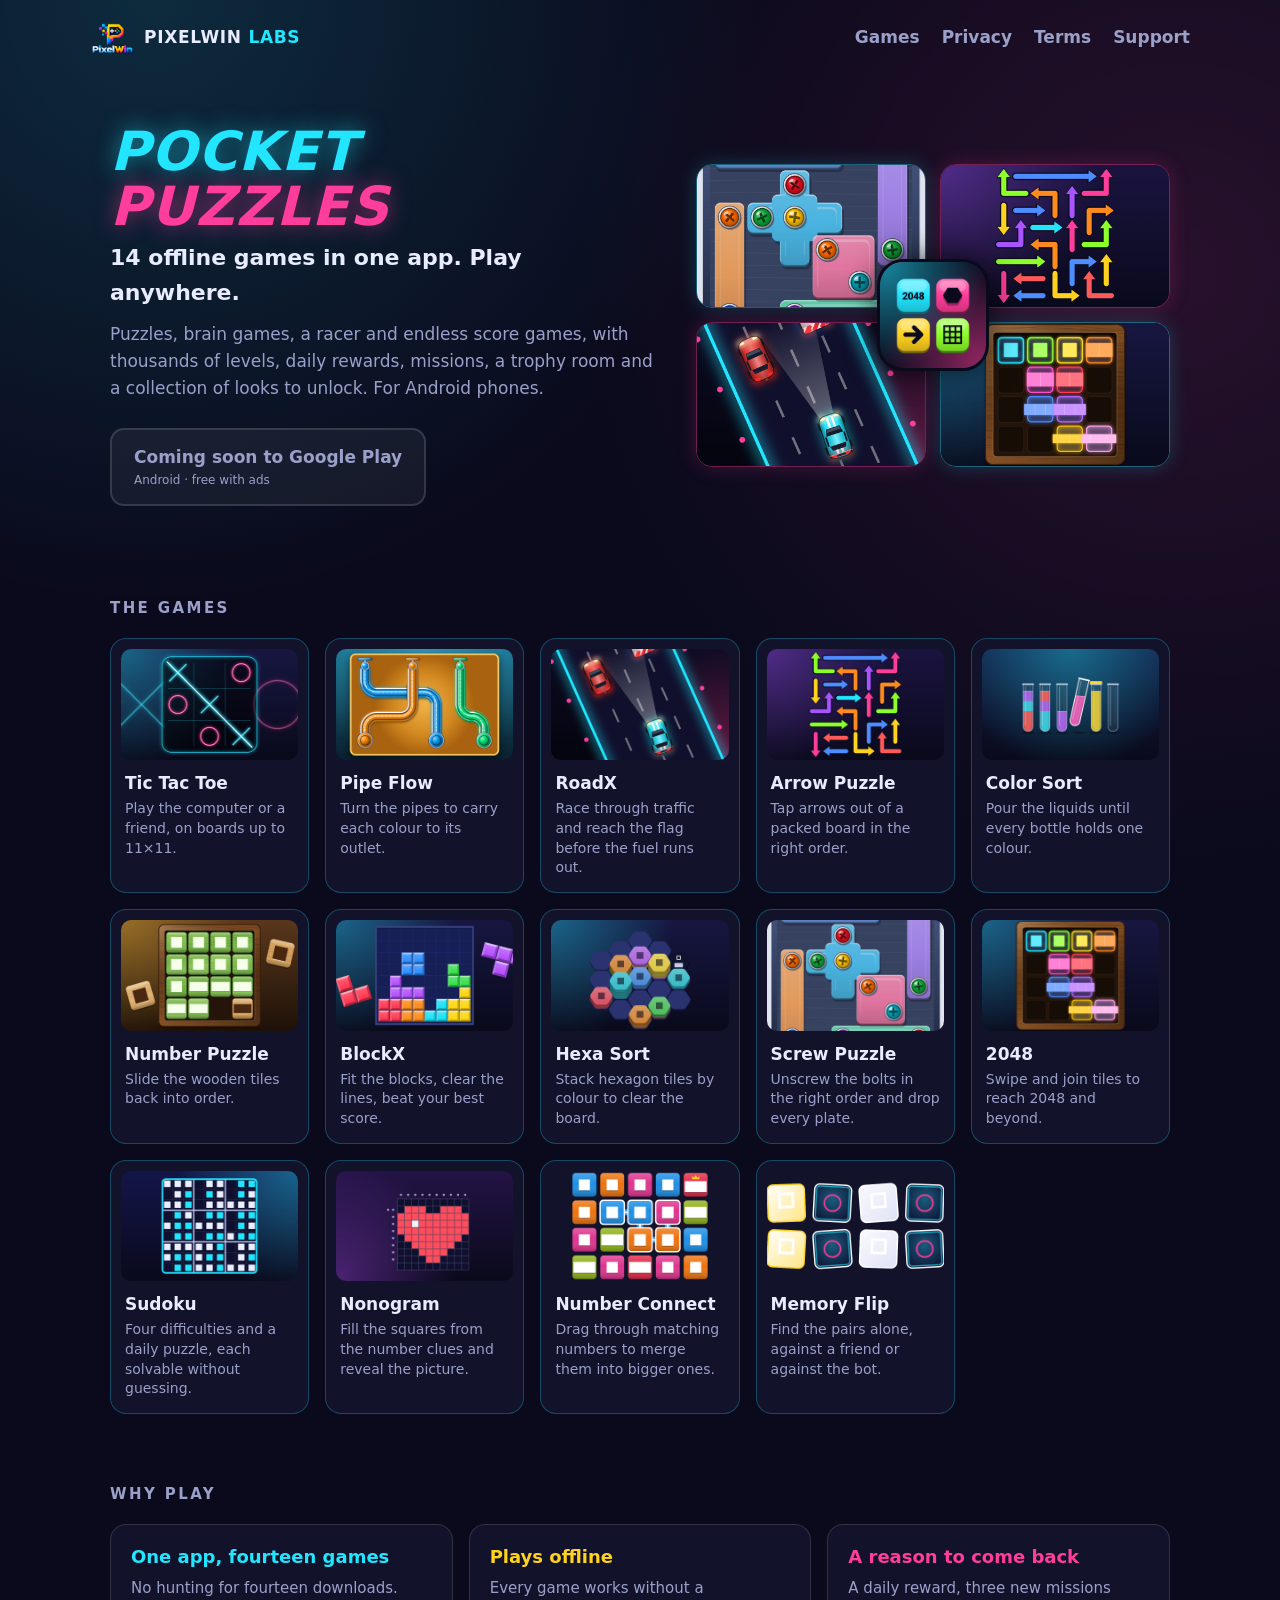
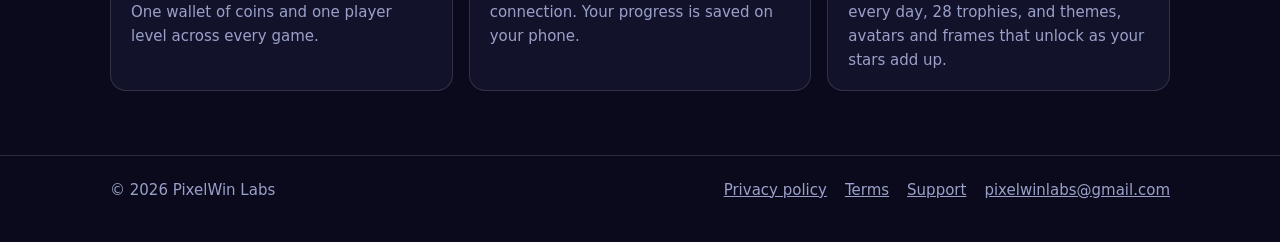
<file: index.html>
<!DOCTYPE html>
<html lang="en">
<head>
<meta charset="utf-8">
<meta name="viewport" content="width=device-width, initial-scale=1">
<title>Pocket Puzzles: Offline Games — 14 games in one app | PixelWin Labs</title>
<meta name="description" content="Pocket Puzzles puts fourteen offline games in one Android app: puzzles, brain games, a racer and endless score games, with daily rewards, trophies and a collection to unlock.">
<meta name="theme-color" content="#0a0a1c">
<link rel="icon" href="images/icon.png">
<link rel="stylesheet" href="style.css">
</head>
<body>

<header class="wrap top">
  <a class="brand" href="index.html"><img src="images/logo.png" alt=""><span>PIXELWIN <b>LABS</b></span></a>
  <nav class="nav" aria-label="Main">
    <a href="#games">Games</a>
    <a href="privacy.html">Privacy</a>
    <a href="terms.html">Terms</a>
    <a href="support.html">Support</a>
  </nav>
</header>

<main class="wrap">

  <div class="hero">
    <div>
      <h1><span class="x">POCKET</span> <span class="o">PUZZLES</span></h1>
      <p class="tag">14 offline games in one app. Play anywhere.</p>
      <p class="lead">Puzzles, brain games, a racer and endless score games, with thousands of levels, daily rewards, missions, a trophy room and a collection of looks to unlock. For Android phones.</p>
      <!-- STORE BUTTON. When the app is on Google Play, replace the next line with:
           <a class="cta" href="https://play.google.com/store/apps/details?id=com.pixelwin.arcade">▶ Get it on Google Play</a> -->
      <span class="cta soon"><span>Coming soon to Google Play<small>Android · free with ads</small></span></span>
    </div>
    <div class="heroart" aria-hidden="true">
      <img src="images/game-10.png" alt="">
      <img src="images/game-3.png" alt="">
      <img src="images/game-2.png" alt="">
      <img src="images/game-9.png" alt="">
      <img class="icon" src="images/icon.png" alt="">
    </div>
  </div>

  <!-- SCREENSHOTS. Put five phone screenshots into images/ as shot-1.png … shot-5.png, then remove this comment's
       two marker lines so the section shows.
  <section>
    <h2>Screenshots</h2>
    <div class="shots">
      <img src="images/shot-1.png" alt="The hub with all fourteen games">
      <img src="images/shot-2.png" alt="Screw Puzzle">
      <img src="images/shot-3.png" alt="Arrow Puzzle">
      <img src="images/shot-4.png" alt="RoadX">
      <img src="images/shot-5.png" alt="2048">
    </div>
  </section>
  -->

  <section id="games">
    <h2>The games</h2>
    <div class="games">
      <div class="game"><img src="images/game-0.png" alt="Tic Tac Toe"><h3>Tic Tac Toe</h3><p>Play the computer or a friend, on boards up to 11×11.</p></div>
      <div class="game"><img src="images/game-1.png" alt="Pipe Flow"><h3>Pipe Flow</h3><p>Turn the pipes to carry each colour to its outlet.</p></div>
      <div class="game"><img src="images/game-2.png" alt="RoadX"><h3>RoadX</h3><p>Race through traffic and reach the flag before the fuel runs out.</p></div>
      <div class="game"><img src="images/game-3.png" alt="Arrow Puzzle"><h3>Arrow Puzzle</h3><p>Tap arrows out of a packed board in the right order.</p></div>
      <div class="game"><img src="images/game-4.png" alt="Color Sort"><h3>Color Sort</h3><p>Pour the liquids until every bottle holds one colour.</p></div>
      <div class="game"><img src="images/game-5.png" alt="Number Puzzle"><h3>Number Puzzle</h3><p>Slide the wooden tiles back into order.</p></div>
      <div class="game"><img src="images/game-6.png" alt="BlockX"><h3>BlockX</h3><p>Fit the blocks, clear the lines, beat your best score.</p></div>
      <div class="game"><img src="images/game-7.png" alt="Hexa Sort"><h3>Hexa Sort</h3><p>Stack hexagon tiles by colour to clear the board.</p></div>
      <div class="game"><img src="images/game-10.png" alt="Screw Puzzle"><h3>Screw Puzzle</h3><p>Unscrew the bolts in the right order and drop every plate.</p></div>
      <div class="game"><img src="images/game-9.png" alt="2048"><h3>2048</h3><p>Swipe and join tiles to reach 2048 and beyond.</p></div>
      <div class="game"><img src="images/game-11.png" alt="Sudoku"><h3>Sudoku</h3><p>Four difficulties and a daily puzzle, each solvable without guessing.</p></div>
      <div class="game"><img src="images/game-12.png" alt="Nonogram"><h3>Nonogram</h3><p>Fill the squares from the number clues and reveal the picture.</p></div>
      <div class="game"><img src="images/game-13.png" alt="Number Connect"><h3>Number Connect</h3><p>Drag through matching numbers to merge them into bigger ones.</p></div>
      <div class="game"><img src="images/game-14.png" alt="Memory Flip"><h3>Memory Flip</h3><p>Find the pairs alone, against a friend or against the bot.</p></div>
    </div>
  </section>

  <section>
    <h2>Why play</h2>
    <div class="why">
      <div><h3>One app, fourteen games</h3><p>No hunting for fourteen downloads. One wallet of coins and one player level across every game.</p></div>
      <div><h3>Plays offline</h3><p>Every game works without a connection. Your progress is saved on your phone.</p></div>
      <div><h3>A reason to come back</h3><p>A daily reward, three new missions every day, 28 trophies, and themes, avatars and frames that unlock as your stars add up.</p></div>
    </div>
  </section>

</main>

<footer>
  <div class="wrap">
    <span>© 2026 PixelWin Labs</span>
    <span><a href="privacy.html">Privacy policy</a><a href="terms.html">Terms</a><a href="support.html">Support</a><a href="mailto:pixelwinlabs@gmail.com">pixelwinlabs@gmail.com</a></span>
  </div>
</footer>

</body>
</html>
</file>
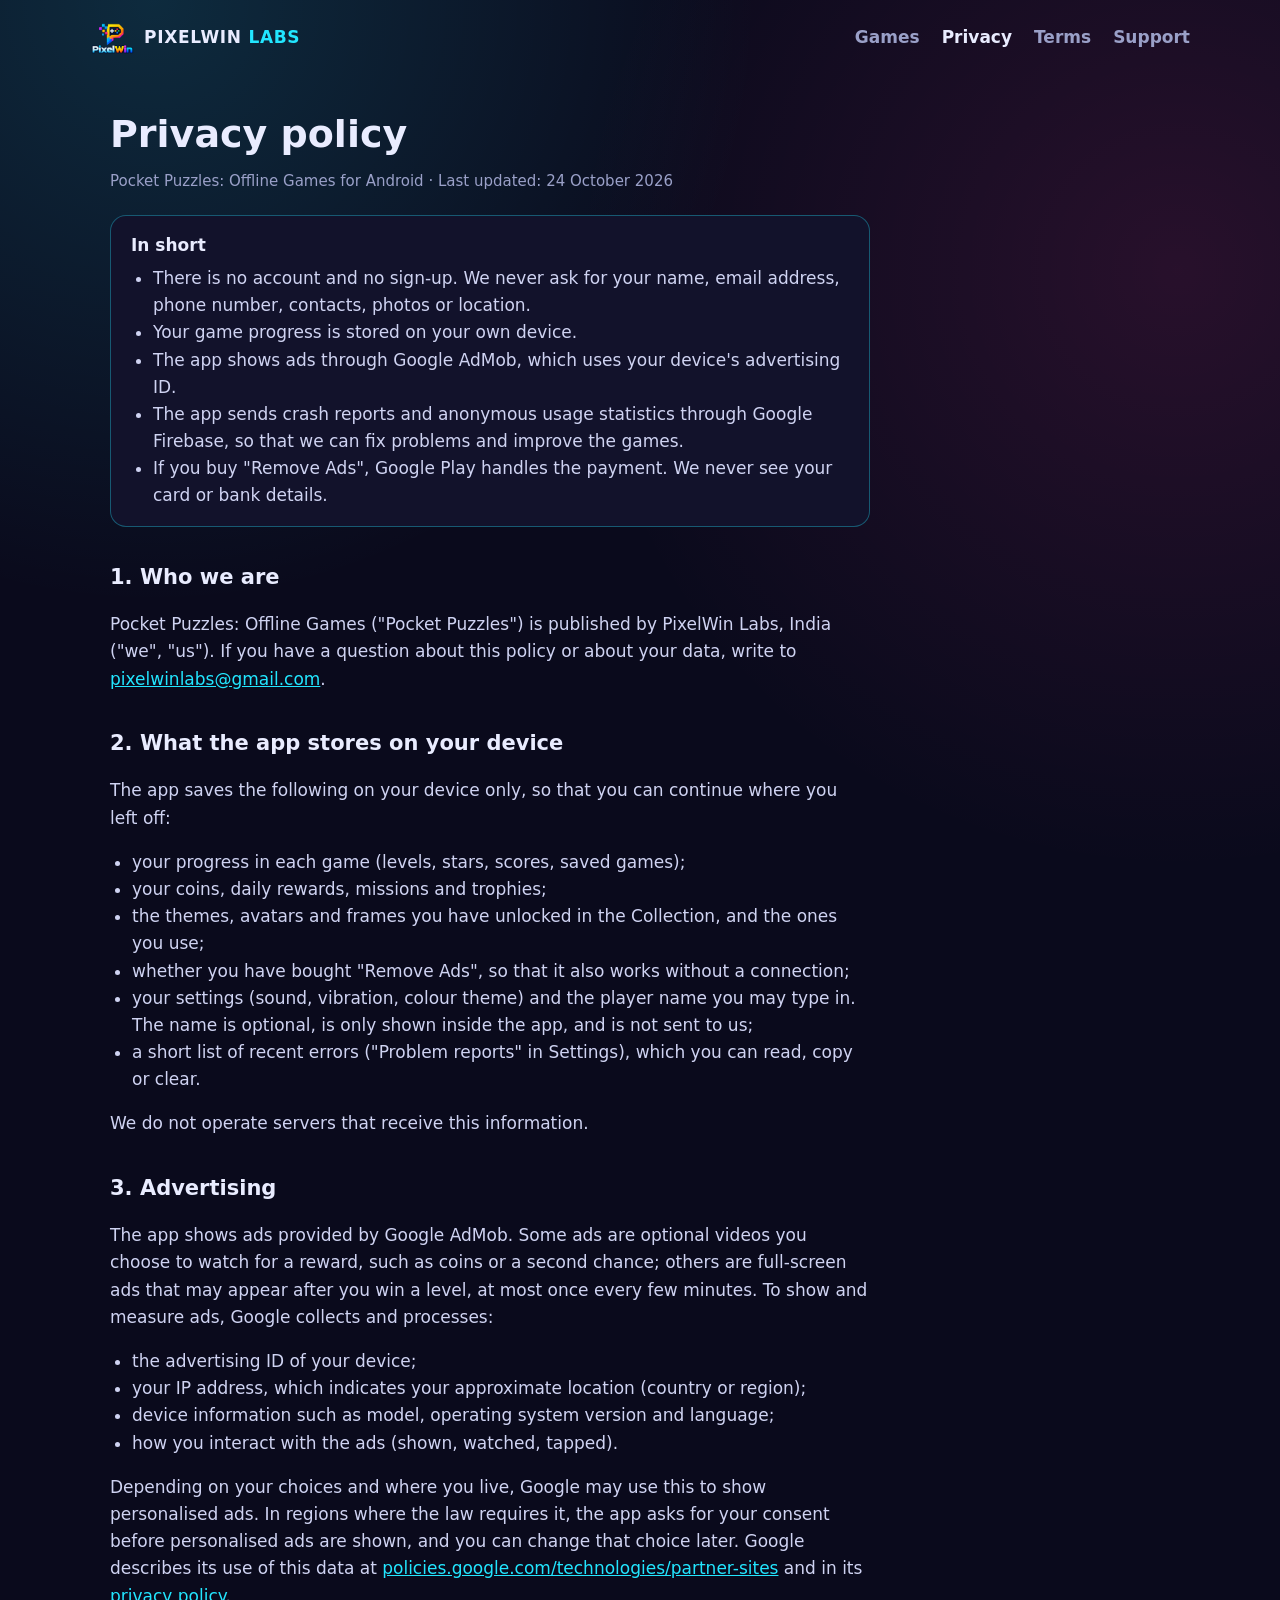
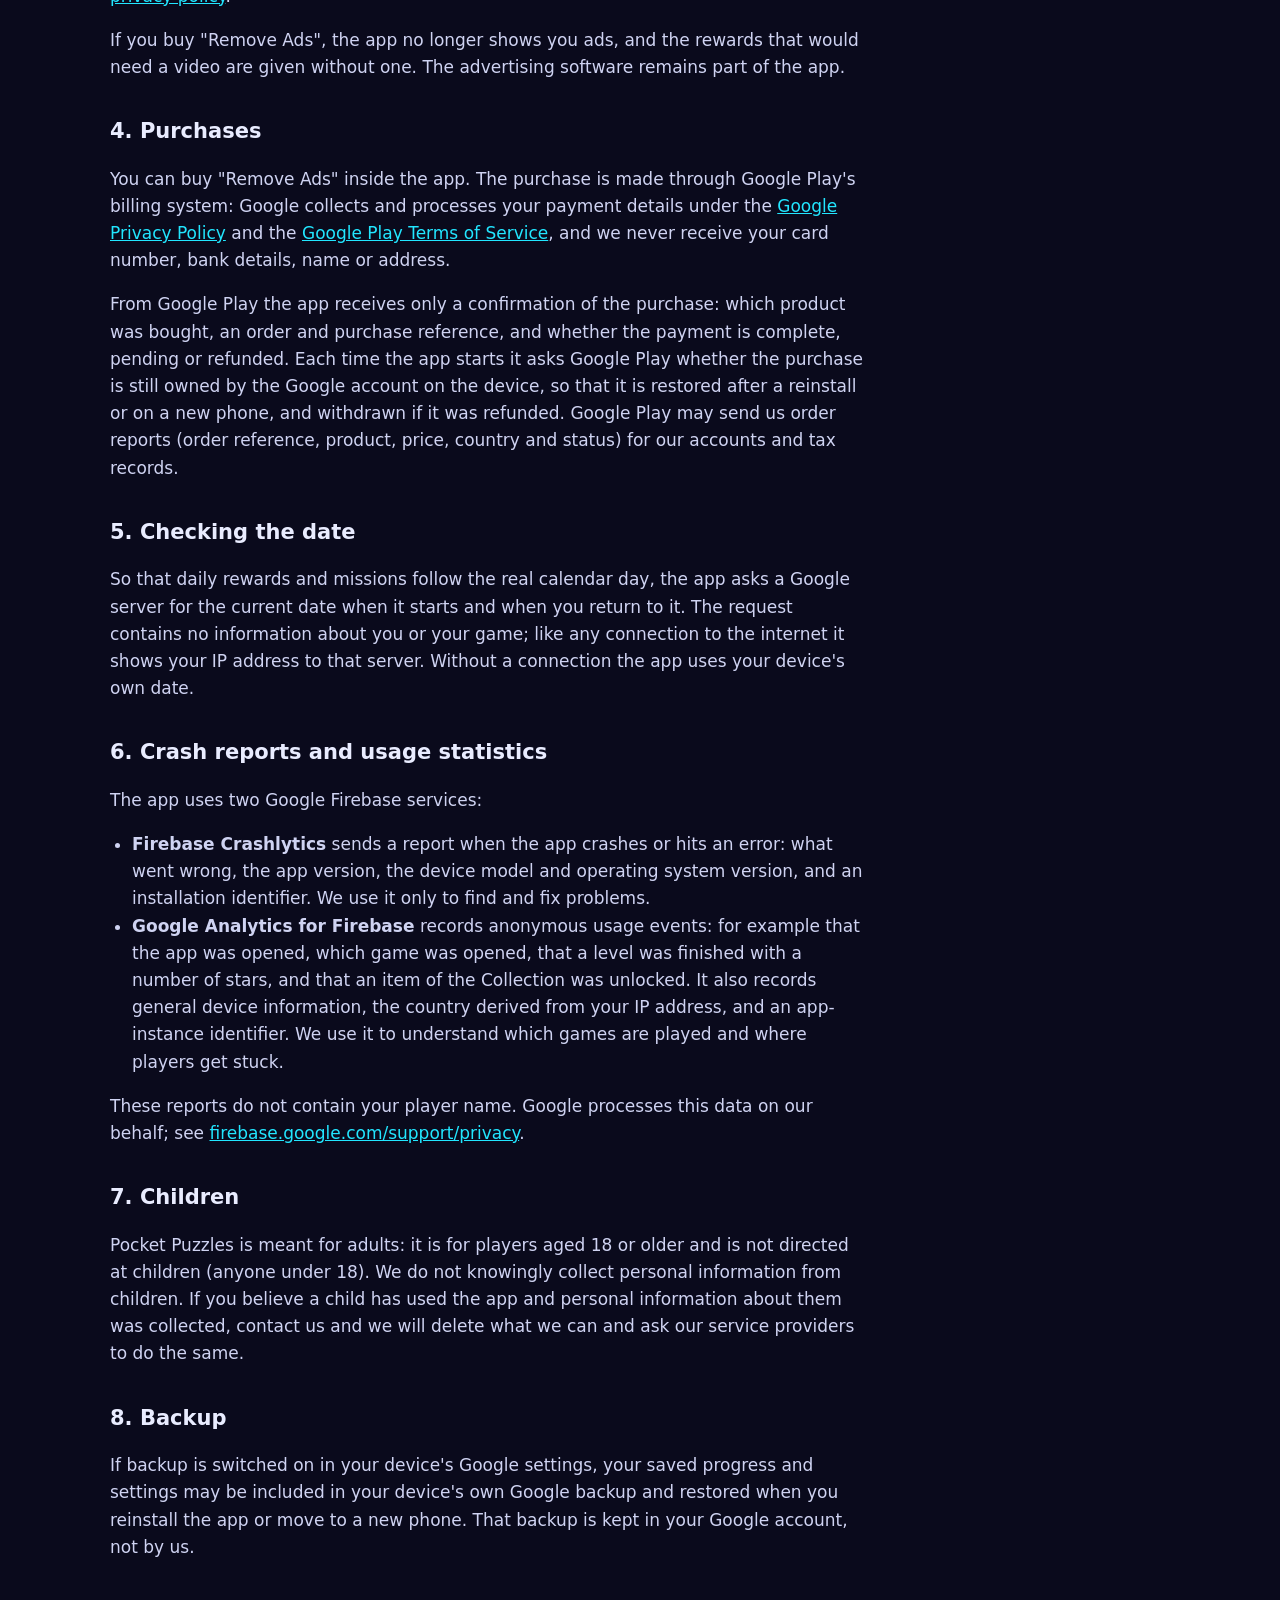
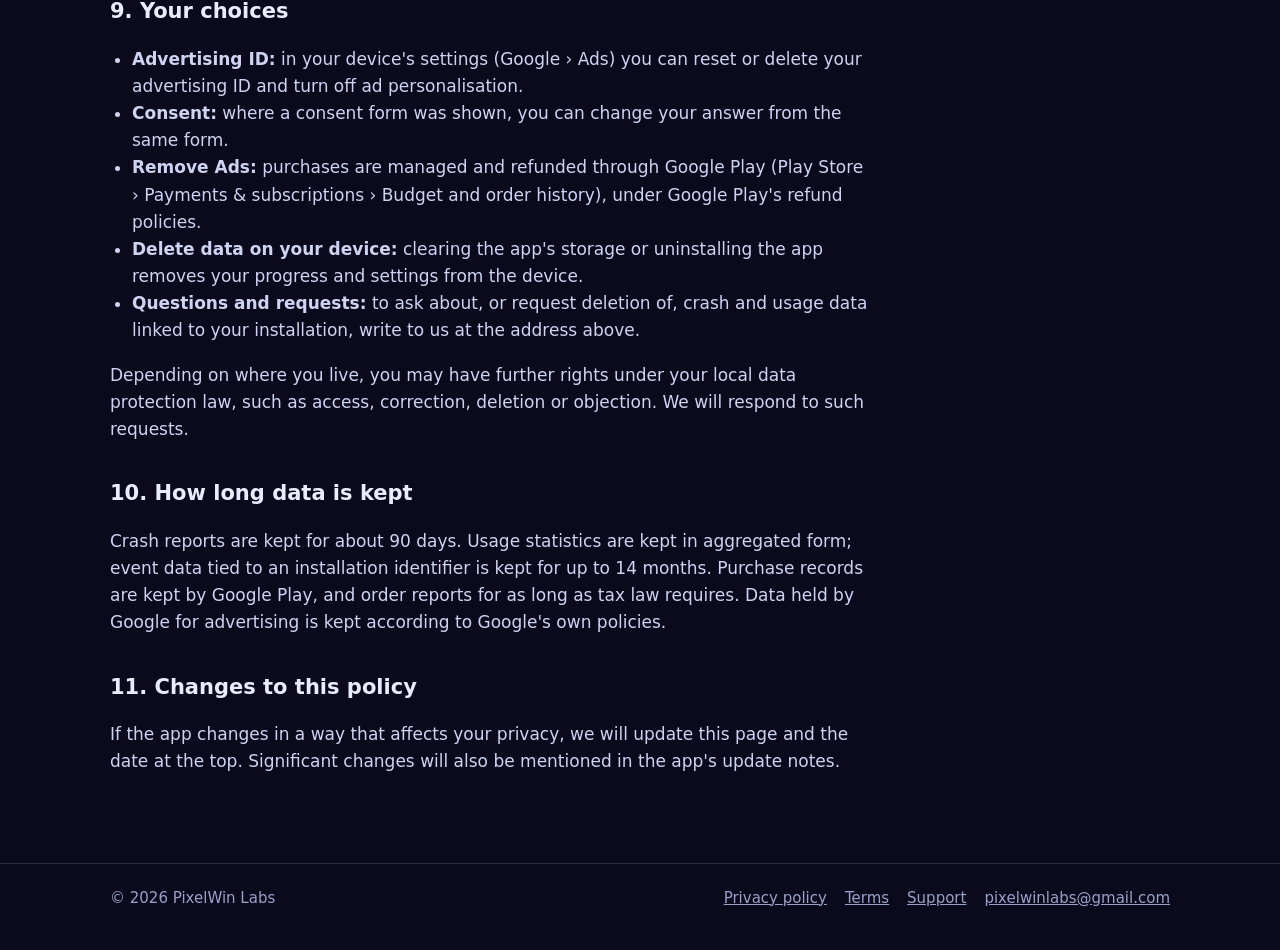
<file: privacy.html>
<!DOCTYPE html>
<html lang="en">
<head>
<meta charset="utf-8">
<meta name="viewport" content="width=device-width, initial-scale=1">
<title>Privacy policy — Pocket Puzzles: Offline Games | PixelWin Labs</title>
<meta name="description" content="What Pocket Puzzles stores, what its advertising and diagnostics partners collect, and the choices you have.">
<meta name="theme-color" content="#0a0a1c">
<link rel="icon" href="images/icon.png">
<link rel="stylesheet" href="style.css">
</head>
<body>

<header class="wrap top">
  <a class="brand" href="index.html"><img src="images/logo.png" alt=""><span>PIXELWIN <b>LABS</b></span></a>
  <nav class="nav" aria-label="Main">
    <a href="index.html#games">Games</a>
    <a href="privacy.html" aria-current="page">Privacy</a>
    <a href="terms.html">Terms</a>
    <a href="support.html">Support</a>
  </nav>
</header>

<main class="wrap">
<div class="doc">

  <h1>Privacy policy</h1>
  <p class="date">Pocket Puzzles: Offline Games for Android · Last updated: 24 October 2026</p>

  <div class="box">
    <p>In short</p>
    <ul>
      <li>There is no account and no sign-up. We never ask for your name, email address, phone number, contacts, photos or location.</li>
      <li>Your game progress is stored on your own device.</li>
      <li>The app shows ads through Google AdMob, which uses your device's advertising ID.</li>
      <li>The app sends crash reports and anonymous usage statistics through Google Firebase, so that we can fix problems and improve the games.</li>
      <li>If you buy "Remove Ads", Google Play handles the payment. We never see your card or bank details.</li>
    </ul>
  </div>

  <h2>1. Who we are</h2>
  <p>Pocket Puzzles: Offline Games ("Pocket Puzzles") is published by PixelWin Labs, India ("we", "us"). If you have a question about this policy or about your data, write to <a href="mailto:pixelwinlabs@gmail.com">pixelwinlabs@gmail.com</a>.</p>

  <h2>2. What the app stores on your device</h2>
  <p>The app saves the following on your device only, so that you can continue where you left off:</p>
  <ul>
    <li>your progress in each game (levels, stars, scores, saved games);</li>
    <li>your coins, daily rewards, missions and trophies;</li>
    <li>the themes, avatars and frames you have unlocked in the Collection, and the ones you use;</li>
    <li>whether you have bought "Remove Ads", so that it also works without a connection;</li>
    <li>your settings (sound, vibration, colour theme) and the player name you may type in. The name is optional, is only shown inside the app, and is not sent to us;</li>
    <li>a short list of recent errors ("Problem reports" in Settings), which you can read, copy or clear.</li>
  </ul>
  <p>We do not operate servers that receive this information.</p>

  <h2>3. Advertising</h2>
  <p>The app shows ads provided by Google AdMob. Some ads are optional videos you choose to watch for a reward, such as coins or a second chance; others are full-screen ads that may appear after you win a level, at most once every few minutes. To show and measure ads, Google collects and processes:</p>
  <ul>
    <li>the advertising ID of your device;</li>
    <li>your IP address, which indicates your approximate location (country or region);</li>
    <li>device information such as model, operating system version and language;</li>
    <li>how you interact with the ads (shown, watched, tapped).</li>
  </ul>
  <p>Depending on your choices and where you live, Google may use this to show personalised ads. In regions where the law requires it, the app asks for your consent before personalised ads are shown, and you can change that choice later. Google describes its use of this data at <a href="https://policies.google.com/technologies/partner-sites">policies.google.com/technologies/partner-sites</a> and in its <a href="https://policies.google.com/privacy">privacy policy</a>.</p>
  <p>If you buy "Remove Ads", the app no longer shows you ads, and the rewards that would need a video are given without one. The advertising software remains part of the app.</p>

  <h2>4. Purchases</h2>
  <p>You can buy "Remove Ads" inside the app. The purchase is made through Google Play's billing system: Google collects and processes your payment details under the <a href="https://policies.google.com/privacy">Google Privacy Policy</a> and the <a href="https://play.google.com/about/play-terms/">Google Play Terms of Service</a>, and we never receive your card number, bank details, name or address.</p>
  <p>From Google Play the app receives only a confirmation of the purchase: which product was bought, an order and purchase reference, and whether the payment is complete, pending or refunded. Each time the app starts it asks Google Play whether the purchase is still owned by the Google account on the device, so that it is restored after a reinstall or on a new phone, and withdrawn if it was refunded. Google Play may send us order reports (order reference, product, price, country and status) for our accounts and tax records.</p>

  <h2>5. Checking the date</h2>
  <p>So that daily rewards and missions follow the real calendar day, the app asks a Google server for the current date when it starts and when you return to it. The request contains no information about you or your game; like any connection to the internet it shows your IP address to that server. Without a connection the app uses your device's own date.</p>

  <h2>6. Crash reports and usage statistics</h2>
  <p>The app uses two Google Firebase services:</p>
  <ul>
    <li><b>Firebase Crashlytics</b> sends a report when the app crashes or hits an error: what went wrong, the app version, the device model and operating system version, and an installation identifier. We use it only to find and fix problems.</li>
    <li><b>Google Analytics for Firebase</b> records anonymous usage events: for example that the app was opened, which game was opened, that a level was finished with a number of stars, and that an item of the Collection was unlocked. It also records general device information, the country derived from your IP address, and an app-instance identifier. We use it to understand which games are played and where players get stuck.</li>
  </ul>
  <p>These reports do not contain your player name. Google processes this data on our behalf; see <a href="https://firebase.google.com/support/privacy">firebase.google.com/support/privacy</a>.</p>

  <h2>7. Children</h2>
  <p>Pocket Puzzles is meant for adults: it is for players aged 18 or older and is not directed at children (anyone under 18). We do not knowingly collect personal information from children. If you believe a child has used the app and personal information about them was collected, contact us and we will delete what we can and ask our service providers to do the same.</p>

  <h2>8. Backup</h2>
  <p>If backup is switched on in your device's Google settings, your saved progress and settings may be included in your device's own Google backup and restored when you reinstall the app or move to a new phone. That backup is kept in your Google account, not by us.</p>

  <h2>9. Your choices</h2>
  <ul>
    <li><b>Advertising ID:</b> in your device's settings (Google › Ads) you can reset or delete your advertising ID and turn off ad personalisation.</li>
    <li><b>Consent:</b> where a consent form was shown, you can change your answer from the same form.</li>
    <li><b>Remove Ads:</b> purchases are managed and refunded through Google Play (Play Store › Payments &amp; subscriptions › Budget and order history), under Google Play's refund policies.</li>
    <li><b>Delete data on your device:</b> clearing the app's storage or uninstalling the app removes your progress and settings from the device.</li>
    <li><b>Questions and requests:</b> to ask about, or request deletion of, crash and usage data linked to your installation, write to us at the address above.</li>
  </ul>
  <p>Depending on where you live, you may have further rights under your local data protection law, such as access, correction, deletion or objection. We will respond to such requests.</p>

  <h2>10. How long data is kept</h2>
  <p>Crash reports are kept for about 90 days. Usage statistics are kept in aggregated form; event data tied to an installation identifier is kept for up to 14 months. Purchase records are kept by Google Play, and order reports for as long as tax law requires. Data held by Google for advertising is kept according to Google's own policies.</p>

  <h2>11. Changes to this policy</h2>
  <p>If the app changes in a way that affects your privacy, we will update this page and the date at the top. Significant changes will also be mentioned in the app's update notes.</p>

</div>
</main>

<footer>
  <div class="wrap">
    <span>© 2026 PixelWin Labs</span>
    <span><a href="privacy.html">Privacy policy</a><a href="terms.html">Terms</a><a href="support.html">Support</a><a href="mailto:pixelwinlabs@gmail.com">pixelwinlabs@gmail.com</a></span>
  </div>
</footer>

</body>
</html>
</file>
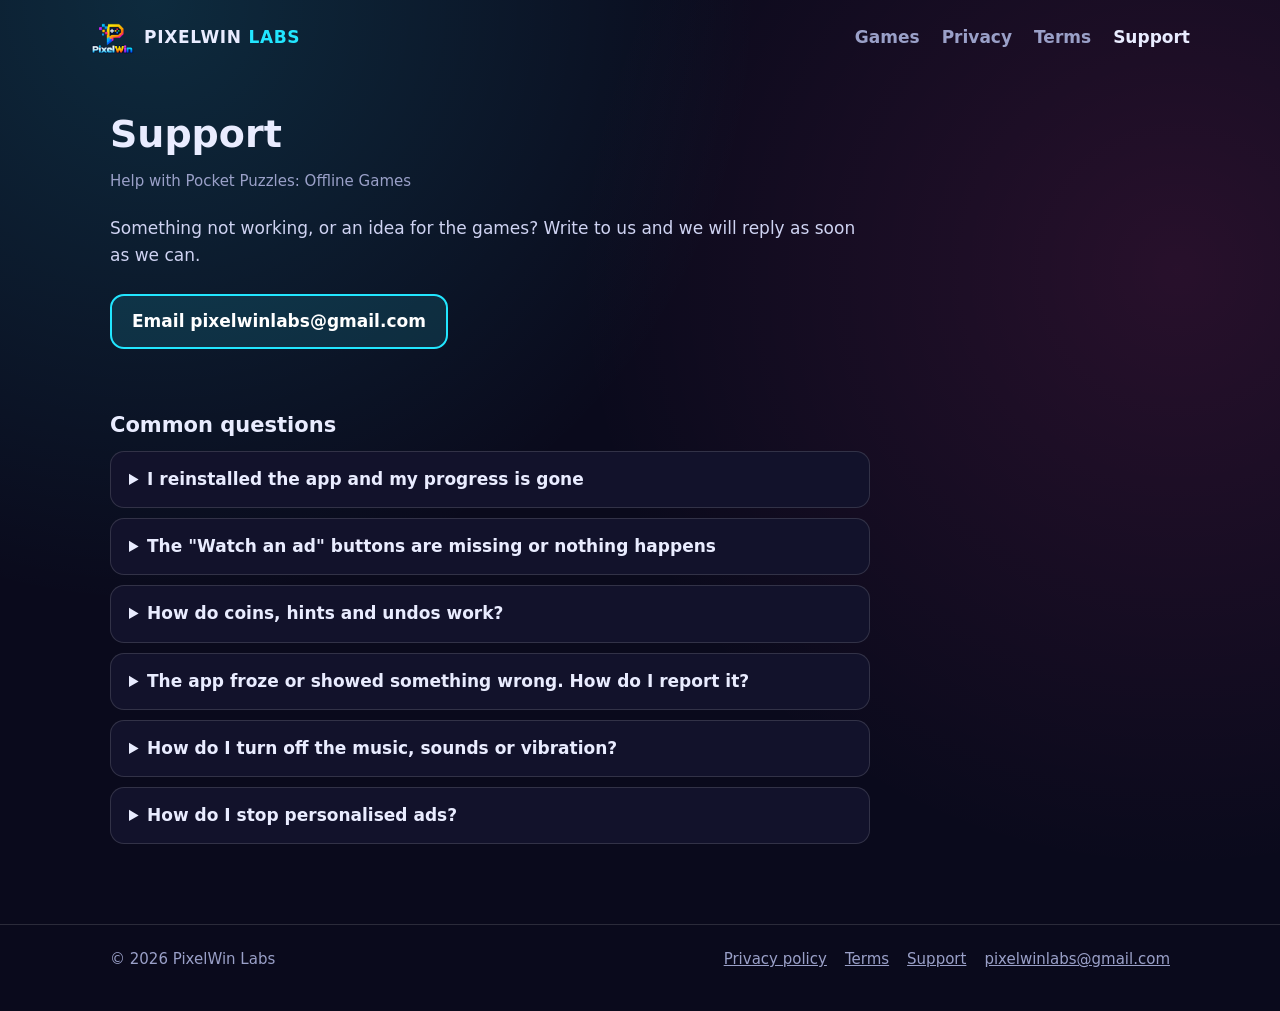
<file: support.html>
<!DOCTYPE html>
<html lang="en">
<head>
<meta charset="utf-8">
<meta name="viewport" content="width=device-width, initial-scale=1">
<title>Support — Pocket Puzzles: Offline Games | PixelWin Labs</title>
<meta name="description" content="Help with Pocket Puzzles: progress, ads, coins and hints, and how to report a problem.">
<meta name="theme-color" content="#0a0a1c">
<link rel="icon" href="images/icon.png">
<link rel="stylesheet" href="style.css">
</head>
<body>

<header class="wrap top">
  <a class="brand" href="index.html"><img src="images/logo.png" alt=""><span>PIXELWIN <b>LABS</b></span></a>
  <nav class="nav" aria-label="Main">
    <a href="index.html#games">Games</a>
    <a href="privacy.html">Privacy</a>
    <a href="terms.html">Terms</a>
    <a href="support.html" aria-current="page">Support</a>
  </nav>
</header>

<main class="wrap">
<div class="doc">

  <h1>Support</h1>
  <p class="date">Help with Pocket Puzzles: Offline Games</p>

  <p>Something not working, or an idea for the games? Write to us and we will reply as soon as we can.</p>
  <a class="mail" href="mailto:pixelwinlabs@gmail.com?subject=Pocket%20Puzzles">Email pixelwinlabs@gmail.com</a>

  <h2>Common questions</h2>

  <details>
    <summary>I reinstalled the app and my progress is gone</summary>
    <p>Progress is saved on your phone, not in an account. It comes back after a reinstall only if backup is switched on in your phone's Google settings and a backup had been made before the app was removed. Android makes these backups about once a day, on Wi-Fi while charging.</p>
  </details>

  <details>
    <summary>The "Watch an ad" buttons are missing or nothing happens</summary>
    <p>Ads need an internet connection. Without one the app hides the ad offers and everything else keeps working. If you are online and still see no offers, wait a minute: an ad may not be available right away. Extra chances can also be bought with coins.</p>
  </details>

  <details>
    <summary>How do coins, hints and undos work?</summary>
    <p>You earn coins by finishing levels and games, from the daily reward, the daily missions and trophies. A hint costs 25 coins, with at most three hints per level. Each game gives three free undos; further ones cost 40 coins. A second chance after failing costs 150 coins or one watched ad.</p>
  </details>

  <details>
    <summary>The app froze or showed something wrong. How do I report it?</summary>
    <p>Open Settings, scroll to About and tap Problem reports. Tap Copy all, paste the text into an email to us, and add a line about what you were doing. That text tells us exactly what went wrong.</p>
  </details>

  <details>
    <summary>How do I turn off the music, sounds or vibration?</summary>
    <p>Open Settings from the gear icon on the main page. Music, sound effects and vibration each have their own switch, and there is a master volume.</p>
  </details>

  <details>
    <summary>How do I stop personalised ads?</summary>
    <p>In your phone's settings open Google, then Ads, and turn off ad personalisation or delete your advertising ID. See our <a href="privacy.html">privacy policy</a> for details.</p>
  </details>

</div>
</main>

<footer>
  <div class="wrap">
    <span>© 2026 PixelWin Labs</span>
    <span><a href="privacy.html">Privacy policy</a><a href="terms.html">Terms</a><a href="support.html">Support</a><a href="mailto:pixelwinlabs@gmail.com">pixelwinlabs@gmail.com</a></span>
  </div>
</footer>

</body>
</html>
</file>
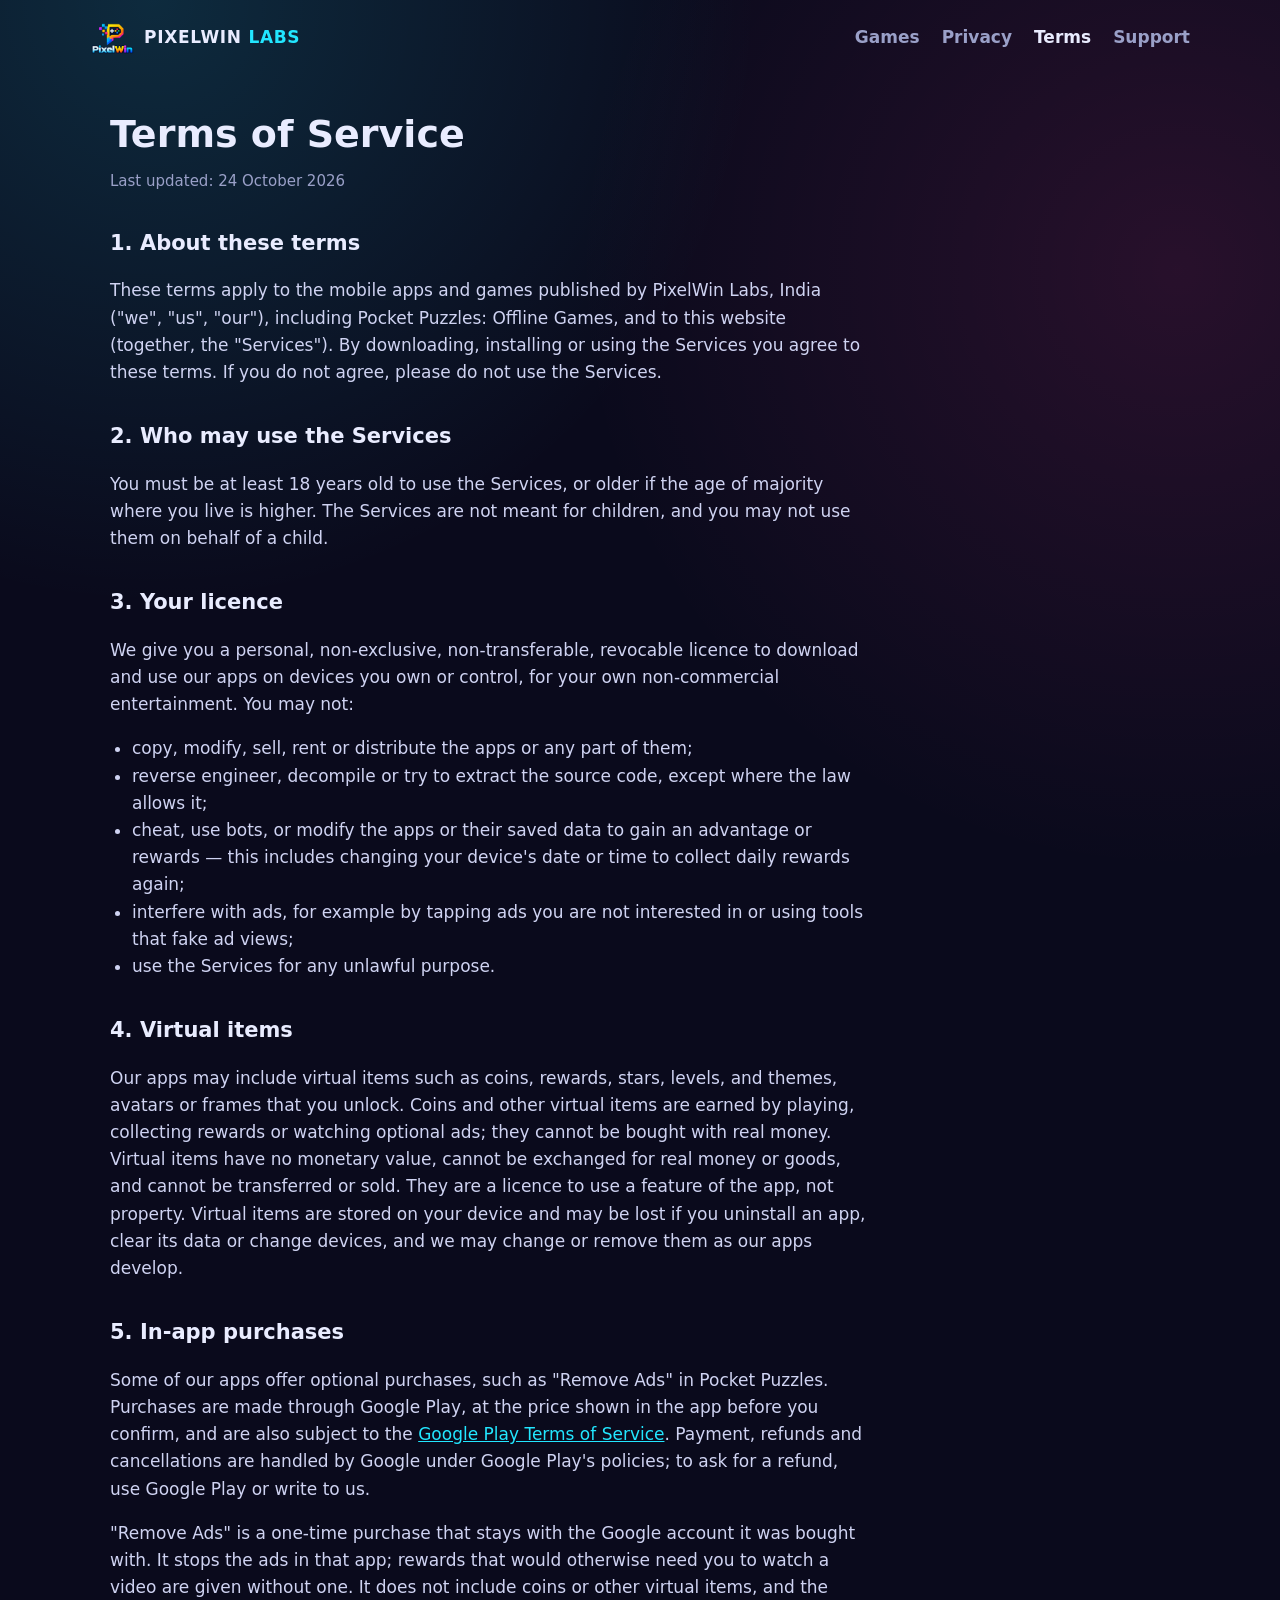
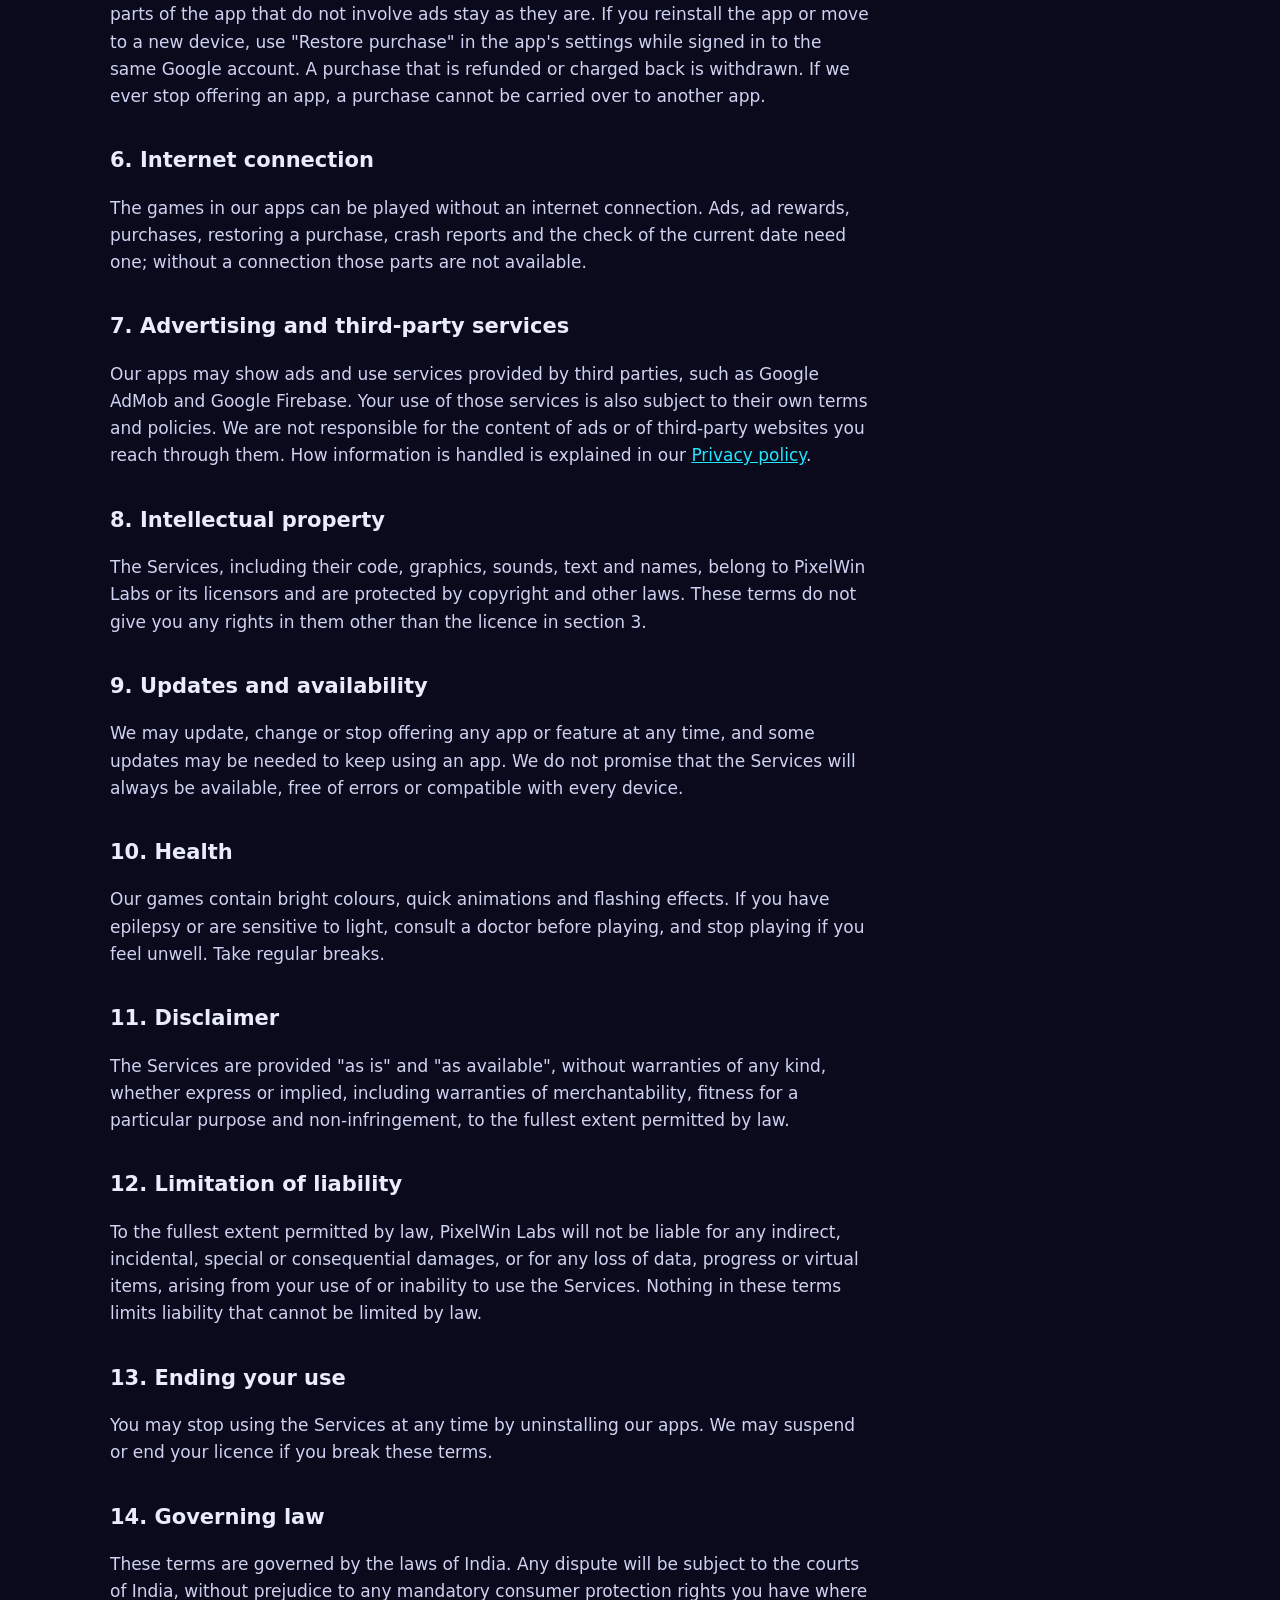
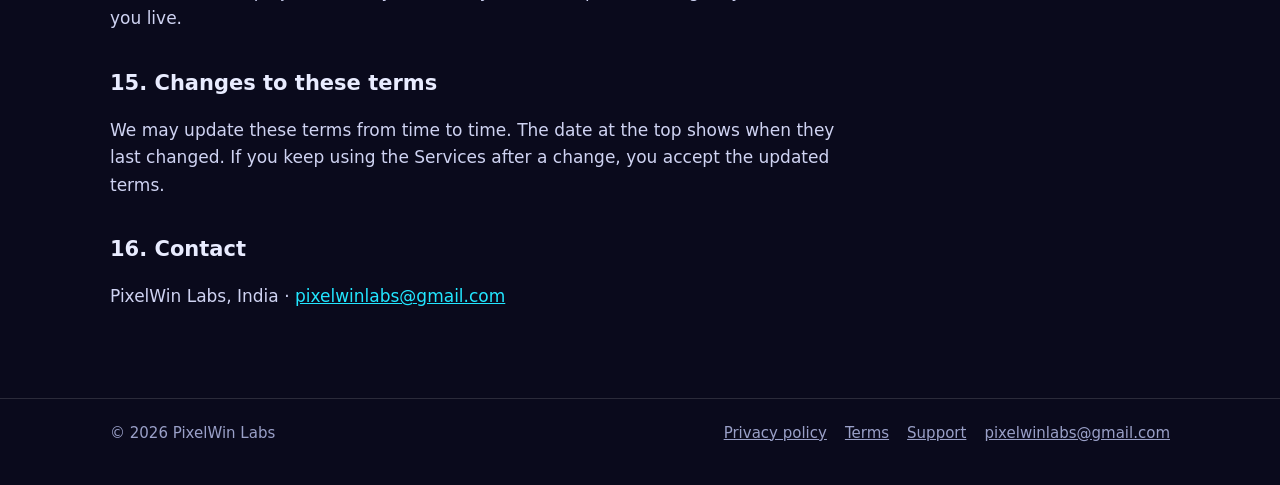
<file: terms.html>
<!DOCTYPE html>
<html lang="en">
<head>
<meta charset="utf-8">
<meta name="viewport" content="width=device-width, initial-scale=1">
<title>Terms of service — Pocket Puzzles: Offline Games | PixelWin Labs</title>
<meta name="description" content="The terms for using Pocket Puzzles and the other apps of PixelWin Labs: your licence, virtual items, the Remove Ads purchase, ads and fair play.">
<meta name="theme-color" content="#0a0a1c">
<link rel="icon" href="images/icon.png">
<link rel="stylesheet" href="style.css">
</head>
<body>

<header class="wrap top">
  <a class="brand" href="index.html"><img src="images/logo.png" alt=""><span>PIXELWIN <b>LABS</b></span></a>
  <nav class="nav" aria-label="Main">
    <a href="index.html#games">Games</a>
    <a href="privacy.html">Privacy</a>
    <a href="terms.html" aria-current="page">Terms</a>
    <a href="support.html">Support</a>
  </nav>
</header>

<main class="wrap">
<div class="doc">

  <h1>Terms of Service</h1>
  <p class="date">Last updated: 24 October 2026</p>

  <h2>1. About these terms</h2>
  <p>These terms apply to the mobile apps and games published by PixelWin Labs, India ("we", "us", "our"), including Pocket Puzzles: Offline Games, and to this website (together, the "Services"). By downloading, installing or using the Services you agree to these terms. If you do not agree, please do not use the Services.</p>

  <h2>2. Who may use the Services</h2>
  <p>You must be at least 18 years old to use the Services, or older if the age of majority where you live is higher. The Services are not meant for children, and you may not use them on behalf of a child.</p>

  <h2>3. Your licence</h2>
  <p>We give you a personal, non-exclusive, non-transferable, revocable licence to download and use our apps on devices you own or control, for your own non-commercial entertainment. You may not:</p>
  <ul>
    <li>copy, modify, sell, rent or distribute the apps or any part of them;</li>
    <li>reverse engineer, decompile or try to extract the source code, except where the law allows it;</li>
    <li>cheat, use bots, or modify the apps or their saved data to gain an advantage or rewards — this includes changing your device's date or time to collect daily rewards again;</li>
    <li>interfere with ads, for example by tapping ads you are not interested in or using tools that fake ad views;</li>
    <li>use the Services for any unlawful purpose.</li>
  </ul>

  <h2>4. Virtual items</h2>
  <p>Our apps may include virtual items such as coins, rewards, stars, levels, and themes, avatars or frames that you unlock. Coins and other virtual items are earned by playing, collecting rewards or watching optional ads; they cannot be bought with real money. Virtual items have no monetary value, cannot be exchanged for real money or goods, and cannot be transferred or sold. They are a licence to use a feature of the app, not property. Virtual items are stored on your device and may be lost if you uninstall an app, clear its data or change devices, and we may change or remove them as our apps develop.</p>

  <h2>5. In-app purchases</h2>
  <p>Some of our apps offer optional purchases, such as "Remove Ads" in Pocket Puzzles. Purchases are made through Google Play, at the price shown in the app before you confirm, and are also subject to the <a href="https://play.google.com/about/play-terms/">Google Play Terms of Service</a>. Payment, refunds and cancellations are handled by Google under Google Play's policies; to ask for a refund, use Google Play or write to us.</p>
  <p>"Remove Ads" is a one-time purchase that stays with the Google account it was bought with. It stops the ads in that app; rewards that would otherwise need you to watch a video are given without one. It does not include coins or other virtual items, and the parts of the app that do not involve ads stay as they are. If you reinstall the app or move to a new device, use "Restore purchase" in the app's settings while signed in to the same Google account. A purchase that is refunded or charged back is withdrawn. If we ever stop offering an app, a purchase cannot be carried over to another app.</p>

  <h2>6. Internet connection</h2>
  <p>The games in our apps can be played without an internet connection. Ads, ad rewards, purchases, restoring a purchase, crash reports and the check of the current date need one; without a connection those parts are not available.</p>

  <h2>7. Advertising and third-party services</h2>
  <p>Our apps may show ads and use services provided by third parties, such as Google AdMob and Google Firebase. Your use of those services is also subject to their own terms and policies. We are not responsible for the content of ads or of third-party websites you reach through them. How information is handled is explained in our <a href="privacy.html">Privacy policy</a>.</p>

  <h2>8. Intellectual property</h2>
  <p>The Services, including their code, graphics, sounds, text and names, belong to PixelWin Labs or its licensors and are protected by copyright and other laws. These terms do not give you any rights in them other than the licence in section 3.</p>

  <h2>9. Updates and availability</h2>
  <p>We may update, change or stop offering any app or feature at any time, and some updates may be needed to keep using an app. We do not promise that the Services will always be available, free of errors or compatible with every device.</p>

  <h2>10. Health</h2>
  <p>Our games contain bright colours, quick animations and flashing effects. If you have epilepsy or are sensitive to light, consult a doctor before playing, and stop playing if you feel unwell. Take regular breaks.</p>

  <h2>11. Disclaimer</h2>
  <p>The Services are provided "as is" and "as available", without warranties of any kind, whether express or implied, including warranties of merchantability, fitness for a particular purpose and non-infringement, to the fullest extent permitted by law.</p>

  <h2>12. Limitation of liability</h2>
  <p>To the fullest extent permitted by law, PixelWin Labs will not be liable for any indirect, incidental, special or consequential damages, or for any loss of data, progress or virtual items, arising from your use of or inability to use the Services. Nothing in these terms limits liability that cannot be limited by law.</p>

  <h2>13. Ending your use</h2>
  <p>You may stop using the Services at any time by uninstalling our apps. We may suspend or end your licence if you break these terms.</p>

  <h2>14. Governing law</h2>
  <p>These terms are governed by the laws of India. Any dispute will be subject to the courts of India, without prejudice to any mandatory consumer protection rights you have where you live.</p>

  <h2>15. Changes to these terms</h2>
  <p>We may update these terms from time to time. The date at the top shows when they last changed. If you keep using the Services after a change, you accept the updated terms.</p>

  <h2>16. Contact</h2>
  <p>PixelWin Labs, India · <a href="mailto:pixelwinlabs@gmail.com">pixelwinlabs@gmail.com</a></p>

</div>
</main>

<footer>
  <div class="wrap">
    <span>© 2026 PixelWin Labs</span>
    <span><a href="privacy.html">Privacy policy</a><a href="terms.html">Terms</a><a href="support.html">Support</a><a href="mailto:pixelwinlabs@gmail.com">pixelwinlabs@gmail.com</a></span>
  </div>
</footer>

</body>
</html>
</file>
<file: style.css>
/* PixelWin Labs website. One stylesheet for all pages; the look follows the app (dark navy, neon cyan and pink). */
:root {
  --bg: #0a0a1c;
  --card: #12122b;
  --ink: #e9ecff;
  --mut: #9aa0c8;
  --a: #22e6ff;
  --b: #ff3d9a;
  --gold: #ffd21f;
  --line: #ffffff22;
}
* { box-sizing: border-box; }
html { scroll-behavior: smooth; }
body {
  margin: 0;
  background:
    radial-gradient(circle at 12% 0%, #22e6ff26, transparent 42%),
    radial-gradient(circle at 92% 30%, #ff3d9a1f, transparent 45%),
    var(--bg);
  background-attachment: fixed;
  color: var(--ink);
  font-family: system-ui, -apple-system, "Segoe UI", Roboto, Helvetica, Arial, sans-serif;
  font-size: 17px;
  line-height: 1.6;
}
img { max-width: 100%; display: block; }
a { color: var(--a); }
.wrap { max-width: 1100px; margin: 0 auto; padding: 0 20px; }

/* header */
.top { display: flex; align-items: center; justify-content: space-between; gap: 16px; padding: 16px 0; }
.brand { display: flex; align-items: center; gap: 10px; color: var(--ink); text-decoration: none; font-weight: 800; letter-spacing: .04em; }
.brand img { width: 44px; height: 44px; }
.brand span b { color: var(--a); }
.nav { display: flex; gap: 22px; flex-wrap: wrap; }
.nav a { color: var(--mut); text-decoration: none; font-weight: 600; }
.nav a:hover, .nav a[aria-current="page"] { color: var(--ink); }

/* hero */
.hero { display: grid; grid-template-columns: 1.15fr 1fr; gap: 40px; align-items: center; padding: 48px 0 56px; }
.hero h1 { margin: 0 0 6px; font-size: 54px; line-height: 1.02; font-weight: 900; font-style: italic; letter-spacing: .02em; }
.hero h1 .x { color: var(--a); text-shadow: 0 0 22px #22e6ff88; }
.hero h1 .o { color: var(--b); text-shadow: 0 0 22px #ff3d9a88; }
.tag { font-size: 22px; font-weight: 700; margin: 0 0 10px; }
.lead { color: var(--mut); margin: 0 0 26px; max-width: 34em; }
.cta {
  display: inline-flex; align-items: center; gap: 10px; padding: 14px 22px; border-radius: 14px;
  border: 2px solid var(--gold); color: #fff; text-decoration: none; font-weight: 800;
  background: #ffd21f1f; box-shadow: 0 0 18px #ffd21f55;
}
.cta.soon { border-color: var(--line); background: #ffffff0d; box-shadow: none; color: var(--mut); cursor: default; }
.cta small { display: block; font-weight: 500; font-size: 12px; color: var(--mut); }
.heroart { position: relative; display: grid; grid-template-columns: 1fr 1fr; gap: 14px; }
.heroart img { border-radius: 16px; border: 1.5px solid #22e6ff66; box-shadow: 0 0 20px #22e6ff33; }
.heroart img:nth-child(2), .heroart img:nth-child(3) { border-color: #ff3d9a66; box-shadow: 0 0 20px #ff3d9a33; }
.heroart .icon { position: absolute; left: 50%; top: 50%; width: 112px; height: 112px; margin: -56px 0 0 -56px; border-radius: 26px; border: 3px solid var(--bg); box-shadow: 0 0 30px #000a; }

/* sections */
section { padding: 34px 0; }
h2 { font-size: 15px; letter-spacing: .16em; text-transform: uppercase; color: var(--mut); margin: 0 0 18px; font-weight: 700; }
.games { display: grid; grid-template-columns: repeat(5, 1fr); gap: 16px; }
.game { background: var(--card); border: 1.5px solid #22e6ff44; border-radius: 16px; padding: 10px 10px 14px; }
.game img { border-radius: 10px; aspect-ratio: 8 / 5; object-fit: cover; width: 100%; }
.game h3 { margin: 10px 4px 2px; font-size: 17px; }
.game p { margin: 0 4px; font-size: 14px; line-height: 1.4; color: var(--mut); }
.shots { display: grid; grid-template-columns: repeat(5, 1fr); gap: 16px; }
.shots img { border-radius: 18px; border: 1.5px solid var(--line); }
.why { display: grid; grid-template-columns: repeat(3, 1fr); gap: 16px; }
.why div { background: var(--card); border: 1.5px solid var(--line); border-radius: 16px; padding: 18px 20px; }
.why h3 { margin: 0 0 4px; font-size: 18px; color: var(--a); }
.why div:nth-child(2) h3 { color: var(--gold); }
.why div:nth-child(3) h3 { color: var(--b); }
.why p { margin: 0; color: var(--mut); font-size: 15px; }

/* text pages */
.doc { max-width: 760px; padding: 28px 0 40px; }
.doc h1 { font-size: 38px; margin: 0 0 4px; font-weight: 900; }
.doc .date { color: var(--mut); margin: 0 0 22px; font-size: 15px; }
.doc h2 { font-size: 21px; letter-spacing: 0; text-transform: none; color: var(--ink); margin: 34px 0 8px; }
.doc p, .doc li { color: #cfd3f2; }
.doc ul { padding-left: 22px; }
.box { background: var(--card); border: 1.5px solid #22e6ff55; border-radius: 16px; padding: 16px 20px; }
.box p { margin: 0 0 6px; color: var(--ink); font-weight: 700; }
.box ul { margin: 0; }
details { background: var(--card); border: 1.5px solid var(--line); border-radius: 14px; padding: 14px 18px; margin: 0 0 10px; }
summary { cursor: pointer; font-weight: 700; }
details p { margin: 10px 0 0; }
.mail { display: inline-block; margin: 8px 0 26px; padding: 12px 20px; border-radius: 14px; border: 2px solid var(--a); color: #fff; text-decoration: none; font-weight: 800; background: #22e6ff1f; }

/* footer */
footer { border-top: 1px solid var(--line); margin-top: 30px; padding: 22px 0 40px; color: var(--mut); font-size: 15px; }
footer .wrap { display: flex; justify-content: space-between; gap: 16px; flex-wrap: wrap; }
footer a { color: var(--mut); margin-left: 18px; }
footer a:first-child { margin-left: 0; }

@media (max-width: 900px) {
  .hero { grid-template-columns: 1fr; padding: 24px 0 36px; gap: 28px; }
  .hero h1 { font-size: 40px; }
  .games { grid-template-columns: repeat(2, 1fr); }
  .why { grid-template-columns: 1fr; }
  .shots { grid-auto-flow: column; grid-auto-columns: 46%; grid-template-columns: none; overflow-x: auto; padding-bottom: 8px; }
  .nav { gap: 14px; font-size: 15px; }
  .doc h1 { font-size: 30px; }
}
@media (max-width: 520px) {
  .brand { gap: 8px; }
  .brand img { width: 34px; height: 34px; }
  .brand span { font-size: 14px; white-space: nowrap; }
  .nav { gap: 12px; font-size: 14px; flex-wrap: nowrap; }
}
</file>
